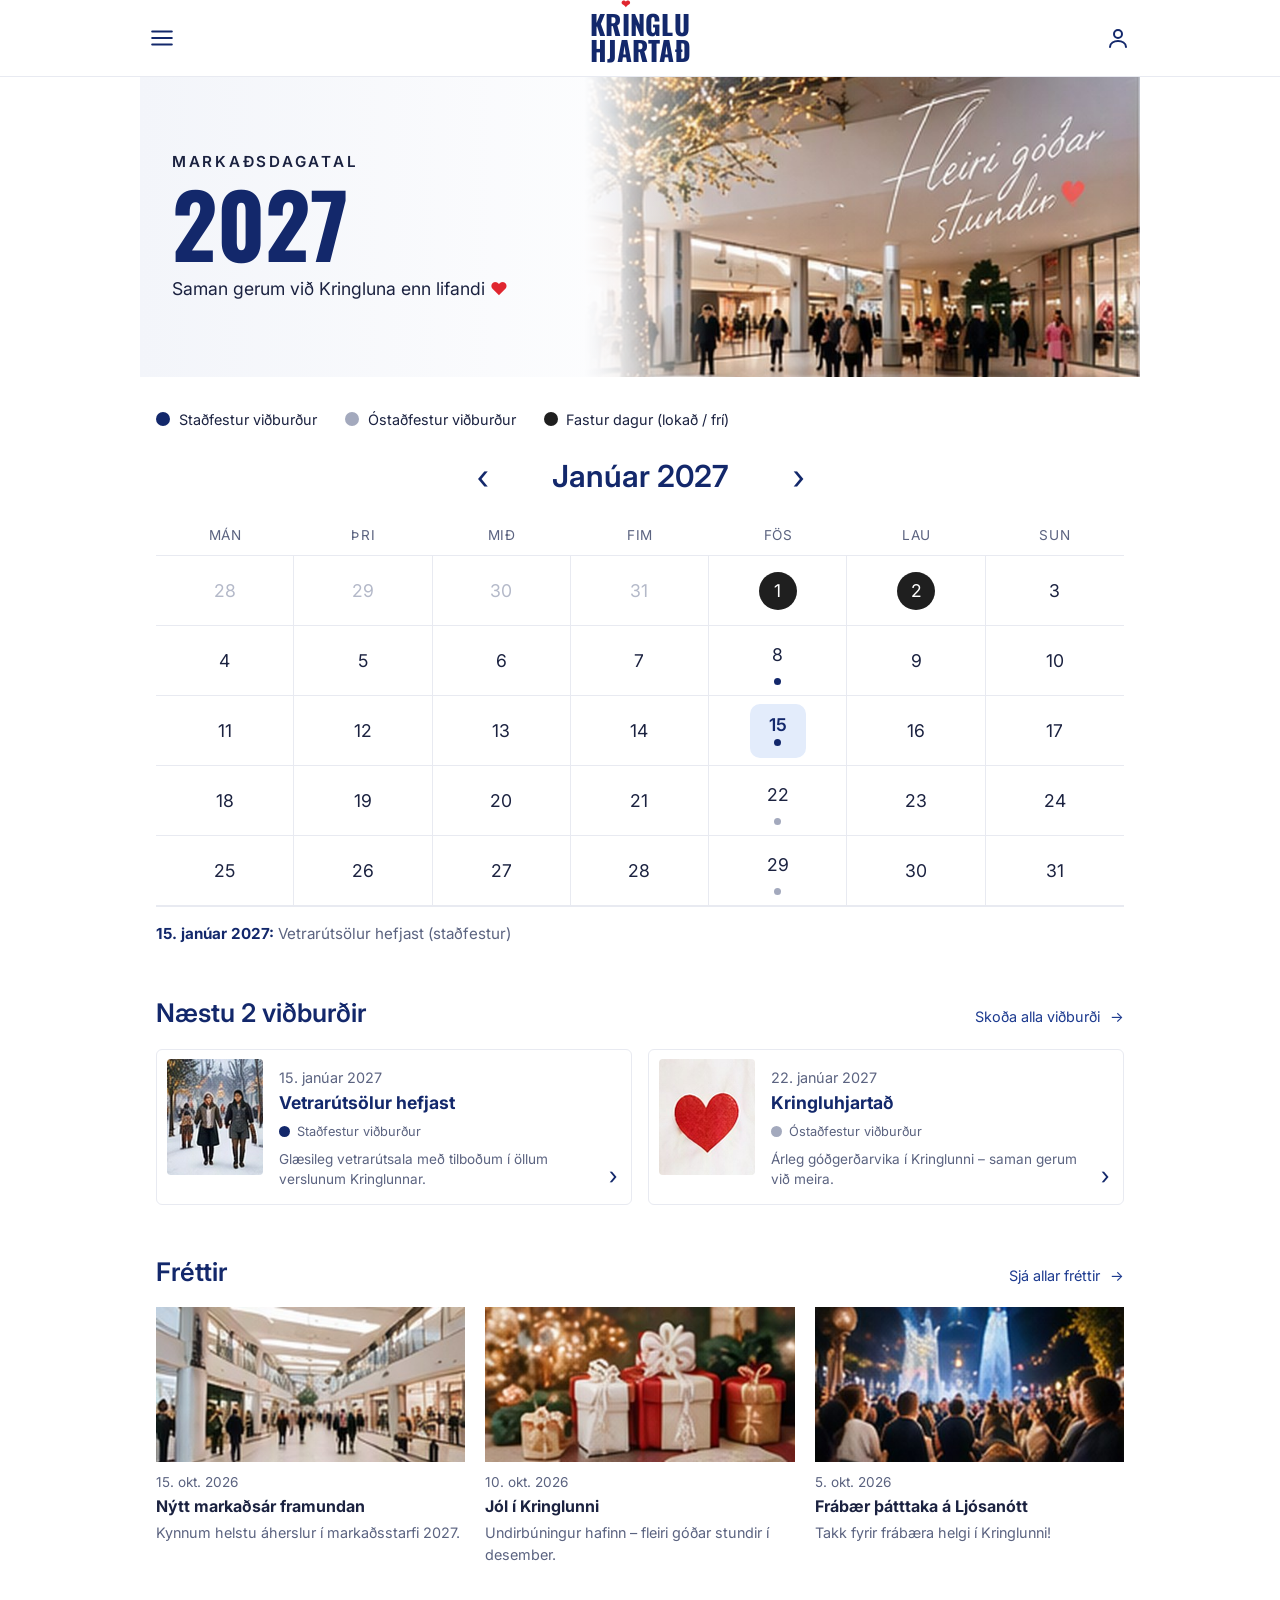
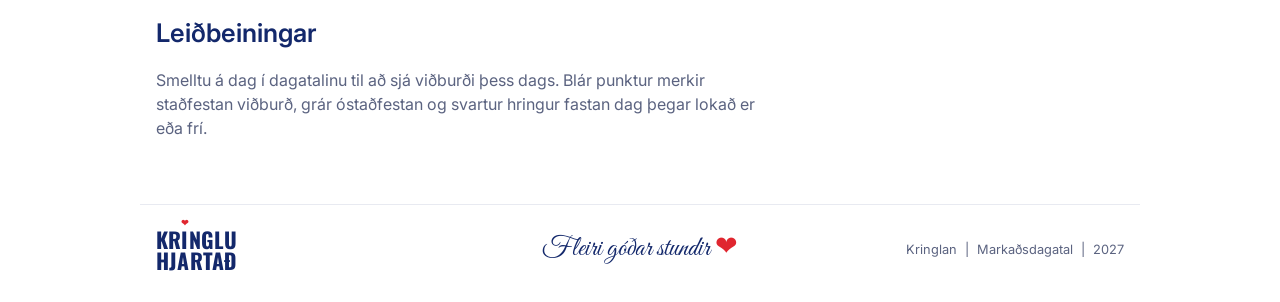
<file: index.html>
<!doctype html>
<html lang="is">
<head>
  <meta charset="utf-8">
  <meta name="viewport" content="width=device-width, initial-scale=1">
  <title>Kringluhjartað – Markaðsdagatal 2027</title>
  <meta name="description" content="Markaðsdagatal Kringlunnar 2027: viðburðir og fréttir.">
  <link rel="icon" href="data:image/svg+xml,<svg xmlns='http://www.w3.org/2000/svg' viewBox='0 0 24 24'><path fill='%23e0262f' d='M12 21s-8-5.3-8-11a4.5 4.5 0 0 1 8-2.8A4.5 4.5 0 0 1 20 10c0 5.7-8 11-8 11z'/></svg>">
  <link rel="preconnect" href="https://fonts.googleapis.com">
  <link rel="preconnect" href="https://fonts.gstatic.com" crossorigin>
  <link href="https://fonts.googleapis.com/css2?family=Oswald:wght@600;700&family=Great+Vibes&family=Inter:wght@400;500;600;700&display=swap" rel="stylesheet">
  <link rel="stylesheet" href="/styles.css">
</head>
<body>
  <!-- Haus: eins á öllum skjástærðum -->
  <header class="topbar">
    <button class="icon-btn" id="menu-btn" aria-label="Opna valmynd" aria-expanded="false" aria-controls="drawer">
      <svg viewBox="0 0 24 24" width="26" height="26"><path d="M3 6h18M3 12h18M3 18h18" stroke="currentColor" stroke-width="2" stroke-linecap="round"/></svg>
    </button>
    <a class="logo" href="/" aria-label="Kringluhjartað – forsíða">
      <span>KR<span class="i">I</span>NGLU</span><span>HJARTAÐ</span>
    </a>
    <button class="icon-btn" aria-label="Mínar síður">
      <svg viewBox="0 0 24 24" width="24" height="24" fill="none" stroke="currentColor" stroke-width="2"><circle cx="12" cy="8" r="4"/><path d="M4 21c0-4 4-6 8-6s8 2 8 6" stroke-linecap="round"/></svg>
    </button>
  </header>

  <!-- Valmynd (hamborgari) -->
  <div class="scrim" id="scrim" hidden></div>
  <nav class="drawer" id="drawer" aria-label="Aðalvalmynd">
    <button class="icon-btn close" id="close-btn" aria-label="Loka valmynd">✕</button>
    <a href="#dagatal">Markaðsdagatal</a>
    <a href="#vidburdir">Viðburðir</a>
    <a href="#frettir">Fréttir</a>
    <a href="#leidbeiningar">Leiðbeiningar</a>
  </nav>

  <main>
    <section class="hero">
      <div class="hero-text">
        <p class="kicker">Markaðsdagatal</p>
        <h1>2027</h1>
        <p class="tagline">Saman gerum við Kringluna enn lifandi <span class="heart">❤</span></p>
      </div>
      <div class="hero-img" role="img" aria-label="Kringlan skreytt ljósum – Fleiri góðar stundir"></div>
    </section>

    <section id="dagatal" class="calendar-wrap">
      <ul class="legend">
        <li><span class="sw confirmed"></span>Staðfestur viðburður</li>
        <li><span class="sw tentative"></span>Óstaðfestur viðburður</li>
        <li><span class="sw fixed"></span>Fastur dagur (lokað / frí)</li>
      </ul>

      <div class="cal-head">
        <button class="nav-btn" id="prev" aria-label="Fyrri mánuður">‹</button>
        <h2 id="month-title" aria-live="polite"></h2>
        <button class="nav-btn" id="next" aria-label="Næsti mánuður">›</button>
      </div>
      <div class="cal" id="cal" role="grid"></div>
      <p class="day-info" id="day-info" aria-live="polite"></p>
    </section>

    <section id="vidburdir" class="block">
      <div class="block-head">
        <h2 id="events-title">Næstu 2 viðburðir</h2>
        <button class="more" id="toggle-events"></button>
      </div>
      <div class="events" id="events"></div>
    </section>

    <section id="frettir" class="block">
      <div class="block-head">
        <h2>Fréttir</h2>
        <a class="more" href="#frettir"><span class="long">Sjá allar fréttir</span><span class="short">Sjá allar</span> <span>→</span></a>
      </div>
      <div class="news" id="news"></div>
    </section>

    <section id="leidbeiningar" class="block guide">
      <h2>Leiðbeiningar</h2>
      <p>Smelltu á dag í dagatalinu til að sjá viðburði þess dags. Blár punktur merkir staðfestan viðburð, grár óstaðfestan og svartur hringur fastan dag þegar lokað er eða frí.</p>
    </section>
  </main>

  <footer class="footer">
    <a class="logo small" href="/" aria-label="Kringluhjartað">
      <span>KR<span class="i">I</span>NGLU</span><span>HJARTAÐ</span>
    </a>
    <span class="script">Fleiri góðar stundir <span class="heart">❤</span></span>
    <span class="crumbs">Kringlan &nbsp;|&nbsp; Markaðsdagatal &nbsp;|&nbsp; 2027</span>
  </footer>

  <!-- Neðri valmynd: aðeins á síma -->
  <nav class="tabbar" aria-label="Flýtivalmynd">
    <a href="#"><svg viewBox="0 0 24 24"><path d="M3 11l9-7 9 7v9a1 1 0 0 1-1 1h-5v-6H9v6H4a1 1 0 0 1-1-1z"/></svg>Heim</a>
    <a href="#dagatal" class="active"><svg viewBox="0 0 24 24"><rect x="3" y="5" width="18" height="16" rx="2"/><path d="M3 10h18M8 3v4M16 3v4"/></svg>Dagatal</a>
    <a href="#frettir"><svg viewBox="0 0 24 24"><rect x="5" y="3" width="14" height="18" rx="2"/><path d="M9 8h6M9 12h6M9 16h4"/></svg>Fréttir</a>
    <a href="#" id="tab-more"><svg viewBox="0 0 24 24"><path d="M4 6h4M10 6h4M16 6h4M4 12h4M10 12h4M16 12h4M4 18h4M10 18h4M16 18h4"/></svg>Meira</a>
  </nav>

  <script src="/app.js"></script>
</body>
</html>
</file>
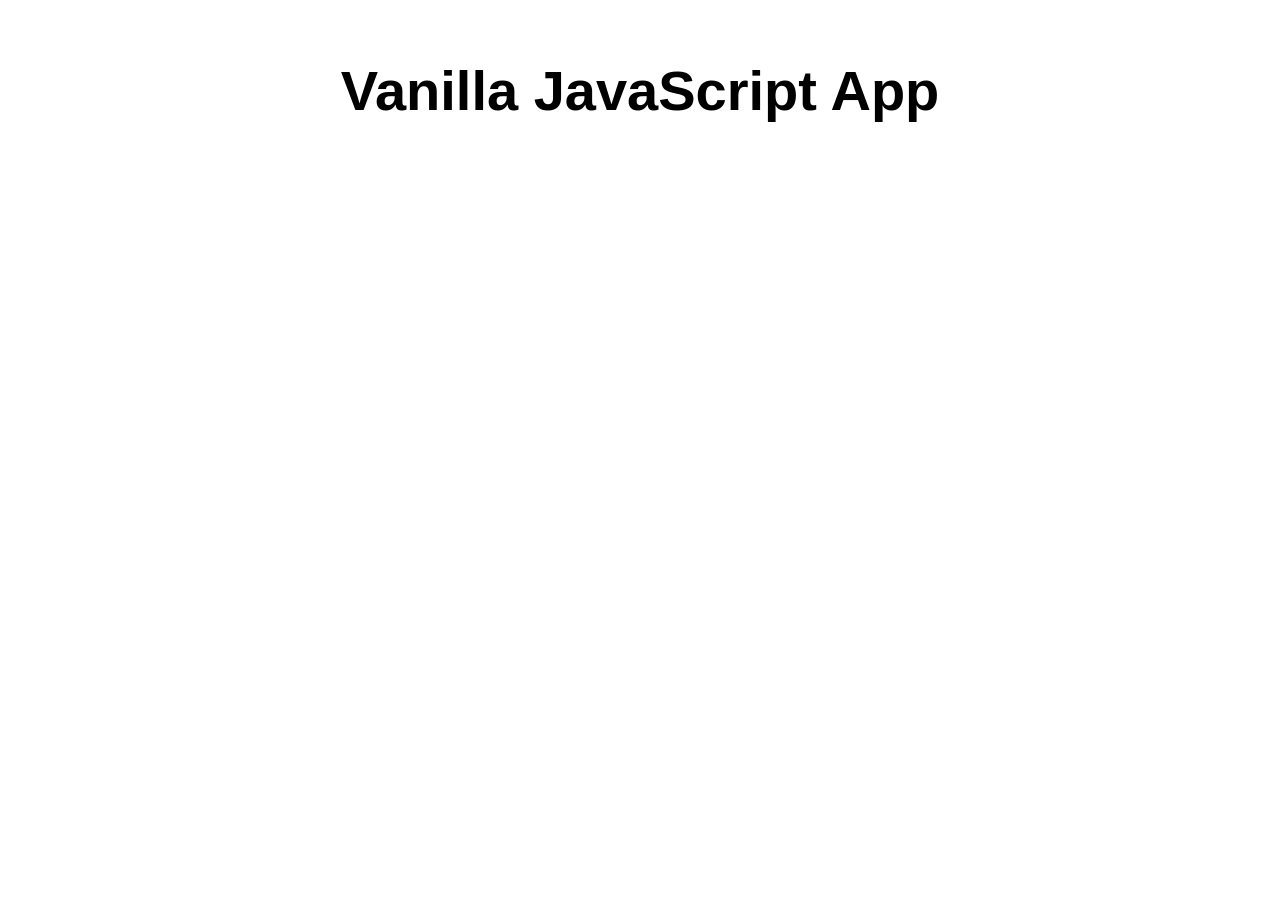
<file: src/index.html>
<!DOCTYPE html>
<html lang="en">

<head>
  <meta charset="UTF-8">
  <meta name="viewport" content="width=device-width, initial-scale=1.0">
  <link rel="stylesheet" href="styles.css">
  <title>Vanilla JavaScript App</title>
</head>

<body>
  <main>
    <h1>Vanilla JavaScript App</h1>
  </main>
</body>

</html>
</file>
<file: styles.css>
:root {
  --navy: #13286b;
  --navy-2: #1c3a8f;
  --red: #e0262f;
  --grey: #a3a9bd;
  --ink: #1b2240;
  --muted: #5b6380;
  --line: #e8eaf1;
  --sel: #e3ecfb;
  --bg: #ffffff;
  --max: 1000px;
  --logo: "Oswald", "Arial Narrow", "Roboto Condensed", sans-serif;
  --script: "Great Vibes", "Brush Script MT", cursive;
}
* { box-sizing: border-box; }
html { scroll-behavior: smooth; scroll-padding-top: 90px; }
body { margin: 0; font-family: "Inter", system-ui, -apple-system, "Segoe UI", Roboto, sans-serif; color: var(--ink); background: var(--bg); line-height: 1.5; }
body.no-scroll { overflow: hidden; }
img { display: block; max-width: 100%; }
button { font: inherit; color: inherit; }
.heart { color: var(--red); }

/* ---------- Haus ---------- */
.topbar { position: sticky; top: 0; z-index: 30; display: grid; grid-template-columns: 48px 1fr 48px; align-items: center;
  padding: .75rem max(1rem, calc((100% - var(--max)) / 2)); background: #fff; border-bottom: 1px solid var(--line); }
.icon-btn { width: 44px; height: 44px; display: grid; place-items: center; border: 0; background: none; color: var(--navy); cursor: pointer; border-radius: 10px; }
.icon-btn:hover { background: #f2f4fa; }
.topbar .icon-btn:last-child { justify-self: end; }

.logo { justify-self: center; display: flex; flex-direction: column; align-items: center; text-decoration: none; color: var(--navy);
  font-family: var(--logo); font-weight: 700; font-size: 1.7rem; line-height: .95; letter-spacing: .01em; }
.logo .i { position: relative; }
.logo .i::before { content: "❤"; position: absolute; left: 50%; top: -.55em; transform: translateX(-50%); color: var(--red); font-size: .42em; }
.logo.small { font-size: 1.35rem; justify-self: start; align-items: flex-start; }

/* ---------- Valmynd ---------- */
.scrim { position: fixed; inset: 0; background: rgba(10, 20, 50, .35); z-index: 40; }
.drawer { position: fixed; top: 0; left: 0; bottom: 0; width: min(320px, 85vw); background: #fff; z-index: 50; padding: 4.5rem 1.5rem 1.5rem;
  display: flex; flex-direction: column; gap: .25rem; transform: translateX(-100%); visibility: hidden; transition: transform .25s ease, visibility 0s .25s; }
.drawer.open { transform: none; visibility: visible; transition: transform .25s ease; box-shadow: 4px 0 30px rgba(0,0,0,.12); }
.drawer a { padding: .85rem 1rem; border-radius: 10px; color: var(--navy); text-decoration: none; font-weight: 600; font-size: 1.05rem; }
.drawer a:hover { background: var(--sel); }
.drawer .close { position: absolute; top: 1rem; left: 1rem; font-size: 1.2rem; }

/* ---------- Hetjuhluti ---------- */
main { max-width: var(--max); margin: 0 auto; padding: 0 1rem; }
.hero { position: relative; display: grid; grid-template-columns: 1fr 1.25fr; align-items: center; min-height: 300px;
  background: linear-gradient(90deg, #f3f5fa 0%, #fff 60%); margin: 0 -1rem; overflow: hidden; }
.hero-text { padding: 2.5rem 2rem; position: relative; z-index: 2; }
.kicker { margin: 0; letter-spacing: .18em; text-transform: uppercase; font-weight: 600; color: var(--ink); font-size: .95rem; }
.hero h1 { font-family: var(--logo); font-size: clamp(3.5rem, 9vw, 5.5rem); line-height: 1; margin: .3rem 0 .6rem; color: var(--navy); font-weight: 700; }
.tagline { margin: 0; font-size: 1.1rem; }
.hero-img { align-self: stretch; position: relative; background: url("/img/hero.jpg") center / cover no-repeat;
  -webkit-mask-image: linear-gradient(90deg, transparent 0, #000 22%); mask-image: linear-gradient(90deg, transparent 0, #000 22%); }

/* ---------- Dagatal ---------- */
.calendar-wrap { padding: 2rem 0 1rem; }
.legend { list-style: none; display: flex; flex-wrap: wrap; gap: .5rem 1.75rem; margin: 0 0 1.5rem; padding: 0; font-size: .9rem; }
.legend li { display: flex; align-items: center; gap: .55rem; }
.sw { display: inline-block; width: 14px; height: 14px; border-radius: 50%; flex: none; }
.sw.confirmed { background: var(--navy); }
.sw.tentative { background: var(--grey); }
.sw.fixed { background: #1f1f1f; }

.cal-head { display: flex; justify-content: center; align-items: center; gap: 3rem; margin-bottom: 1rem; }
.cal-head h2 { margin: 0; min-width: 9ch; text-align: center; font-size: 1.9rem; font-weight: 600; color: var(--navy); }
.nav-btn { width: 44px; height: 44px; border: 0; background: none; font-size: 2.2rem; line-height: 1; color: var(--navy); cursor: pointer; border-radius: 10px; }
.nav-btn:hover { background: #f2f4fa; }

.cal { display: grid; grid-template-columns: repeat(7, 1fr); border-bottom: 1px solid var(--line); }
.dow { text-align: center; font-size: .85rem; letter-spacing: .05em; color: var(--muted); padding: .6rem 0; border-bottom: 1px solid var(--line); }
.day { position: relative; height: 70px; display: flex; flex-direction: column; align-items: center; justify-content: center; gap: 4px;
  border: 0; border-bottom: 1px solid var(--line); border-right: 1px solid var(--line); background: none; font-size: 1.1rem; color: var(--ink); cursor: pointer; }
.cal > :nth-child(7n) { border-right: 0; }
.day:hover .num { background: #f2f4fa; }
.day.out { color: #b4b9c9; cursor: default; }
.day.out:hover .num { background: none; }
.num { width: 38px; height: 38px; display: grid; place-items: center; border-radius: 50%; }
.day.fixed .num { background: #1f1f1f; color: #fff; }
.day.selected .num { background: var(--sel); color: var(--navy); border-radius: 10px; width: 56px; height: 54px; padding-bottom: 12px; font-weight: 600; }
.day.selected .dot { position: absolute; bottom: 19px; }
.dot { width: 7px; height: 7px; border-radius: 50%; }
.dot.confirmed { background: var(--navy); }
.dot.tentative { background: var(--grey); }
.day-info { margin: 1rem 0 0; color: var(--muted); font-size: .95rem; min-height: 1.5em; }
.day-info strong { color: var(--navy); }

/* ---------- Kubbar ---------- */
.block { padding: 2rem 0 1rem; }
.block-head { display: flex; justify-content: space-between; align-items: baseline; margin-bottom: 1rem; }
.block h2 { margin: 0; color: var(--navy); font-size: 1.6rem; font-weight: 600; }
.more { border: 0; background: none; padding: 0; color: var(--navy-2); font-size: .9rem; text-decoration: none; cursor: pointer; }
.more { white-space: nowrap; }
.more > span:last-child { margin-left: .4rem; }
.more .short { display: none; }
.more:hover { text-decoration: underline; }

.events { display: grid; grid-template-columns: 1fr 1fr; gap: 1rem; }
.event { position: relative; display: flex; gap: 1rem; padding: .6rem 2.2rem .9rem .6rem; border: 1px solid var(--line); border-radius: 6px; background: #fff; cursor: pointer; transition: box-shadow .15s; }
.event:hover, .event:focus-visible { box-shadow: 0 6px 18px rgba(19, 40, 107, .1); outline: none; }
.event img, .ph { width: 96px; height: 116px; object-fit: cover; border-radius: 4px; flex: none; }
.ph { display: grid; place-items: center; background: linear-gradient(135deg, var(--navy), var(--navy-2)); color: #fff; font-family: var(--logo); font-size: 2.2rem; }
.ev-date { margin: .5rem 0 .1rem; font-size: .9rem; color: var(--muted); }
.event h3 { margin: 0 0 .3rem; font-size: 1.1rem; color: var(--navy); }
.ev-status { display: flex; align-items: center; gap: .45rem; margin: 0 0 .5rem; font-size: .8rem; color: var(--muted); }
.ev-status .sw { width: 11px; height: 11px; }
.ev-desc { margin: 0; font-size: .85rem; color: var(--muted); }
.chev { position: absolute; right: .9rem; bottom: .6rem; color: var(--navy); font-size: 1.5rem; }
.empty { color: var(--muted); }

.news { display: grid; grid-template-columns: repeat(3, 1fr); gap: 1.25rem; }
.news-item img { width: 100%; aspect-ratio: 2 / 1; object-fit: cover; }
.news-date { margin: .6rem 0 .1rem; font-size: .85rem; color: var(--muted); }
.news-item h3 { margin: 0 0 .3rem; font-size: 1rem; }
.news-desc { margin: 0; font-size: .9rem; color: var(--muted); }

.guide p { color: var(--muted); max-width: 60ch; }

/* ---------- Fótur ---------- */
.footer { max-width: var(--max); margin: 2rem auto 0; padding: 1.5rem 1rem 2rem; display: grid; grid-template-columns: 1fr auto 1fr; align-items: center; border-top: 1px solid var(--line); }
.footer .script { font-family: var(--script); color: var(--navy); font-size: 1.7rem; }
.crumbs { justify-self: end; font-size: .8rem; color: var(--muted); }

/* ---------- Neðri valmynd (sími) ---------- */
.tabbar { display: none; }

/* ---------- Sími ---------- */
@media (max-width: 720px) {
  html { scroll-padding-top: 80px; }
  body { padding-bottom: 72px; }
  .logo { font-size: 1.45rem; }

  .hero { display: block; min-height: 0; background: none; text-align: center; margin: 0; }
  .hero-text { padding: 1.25rem 0 .5rem; }
  .kicker { font-size: .78rem; }
  .hero h1 { font-size: 3rem; margin: .1rem 0 .4rem; }
  .tagline { font-size: 1rem; max-width: 16rem; margin: 0 auto; }
  .hero-img { display: none; }

  .calendar-wrap { display: flex; flex-direction: column; padding-top: 1rem; }
  .legend { order: 3; flex-direction: column; gap: .6rem; margin: 1.25rem 0 0; font-size: .85rem; }
  .cal-head { justify-content: space-between; gap: 0; margin-bottom: .25rem; }
  .cal-head h2 { font-size: 1.3rem; }
  .cal { border-bottom: 0; }
  .dow { border: 0; font-size: .72rem; }
  .day { height: 44px; border: 0; font-size: .95rem; gap: 0; }
  .num { width: 30px; height: 30px; }
  .day.selected .num { width: 34px; height: 38px; padding-bottom: 8px; }
  .day.selected .dot { bottom: 6px; }
  .dot { width: 5px; height: 5px; position: absolute; bottom: 0; }
  .day-info { order: 4; font-size: .85rem; }

  .block-head h2, .block h2 { font-size: 1.25rem; }
  .more .long { display: none; }
  .more .short { display: inline; }
  .events { grid-template-columns: 1fr; gap: 0; }
  .event { border: 0; border-bottom: 1px solid var(--line); border-radius: 0; padding: 1rem 1.5rem 1rem 0; }
  .event img, .ph { width: 76px; height: 86px; }
  .ev-date { margin-top: 0; font-size: .8rem; }
  .event h3 { font-size: 1rem; }

  .news { grid-template-columns: 1fr; gap: .9rem; }
  .news-item { display: flex; gap: .9rem; align-items: center; }
  .news-item img { width: 72px; height: 42px; aspect-ratio: auto; flex: none; }
  .news-date { margin: 0; font-size: .75rem; }
  .news-item h3 { font-size: .92rem; margin: 0; }
  .news-desc { display: none; }

  .footer { grid-template-columns: 1fr; justify-items: center; gap: .3rem; text-align: center; }
  .logo.small { justify-self: center; align-items: center; flex-direction: row; gap: .3rem; }
  .crumbs { display: none; }

  .tabbar { display: grid; grid-template-columns: repeat(4, 1fr); position: fixed; left: 0; right: 0; bottom: 0; z-index: 30;
    background: #fff; border-top: 1px solid var(--line); padding: .45rem 0 calc(.45rem + env(safe-area-inset-bottom)); }
  .tabbar a { display: flex; flex-direction: column; align-items: center; gap: 2px; font-size: .72rem; color: var(--muted); text-decoration: none; }
  .tabbar svg { width: 24px; height: 24px; fill: none; stroke: currentColor; stroke-width: 1.7; stroke-linejoin: round; stroke-linecap: round; }
  .tabbar a.active { color: var(--navy); font-weight: 600; }
}
</file>
<file: src/styles.css>
* {
  font-family: Arial, Helvetica, sans-serif;
}

html, body {
  margin: 0;
  border: 0;
  padding: 0;
  background-color: #fff;
}

main {
  margin: auto;
  width: 50%;
  padding: 20px;
}

main > h1 {
  text-align: center;
  font-size: 3.5em;
}
</file>
